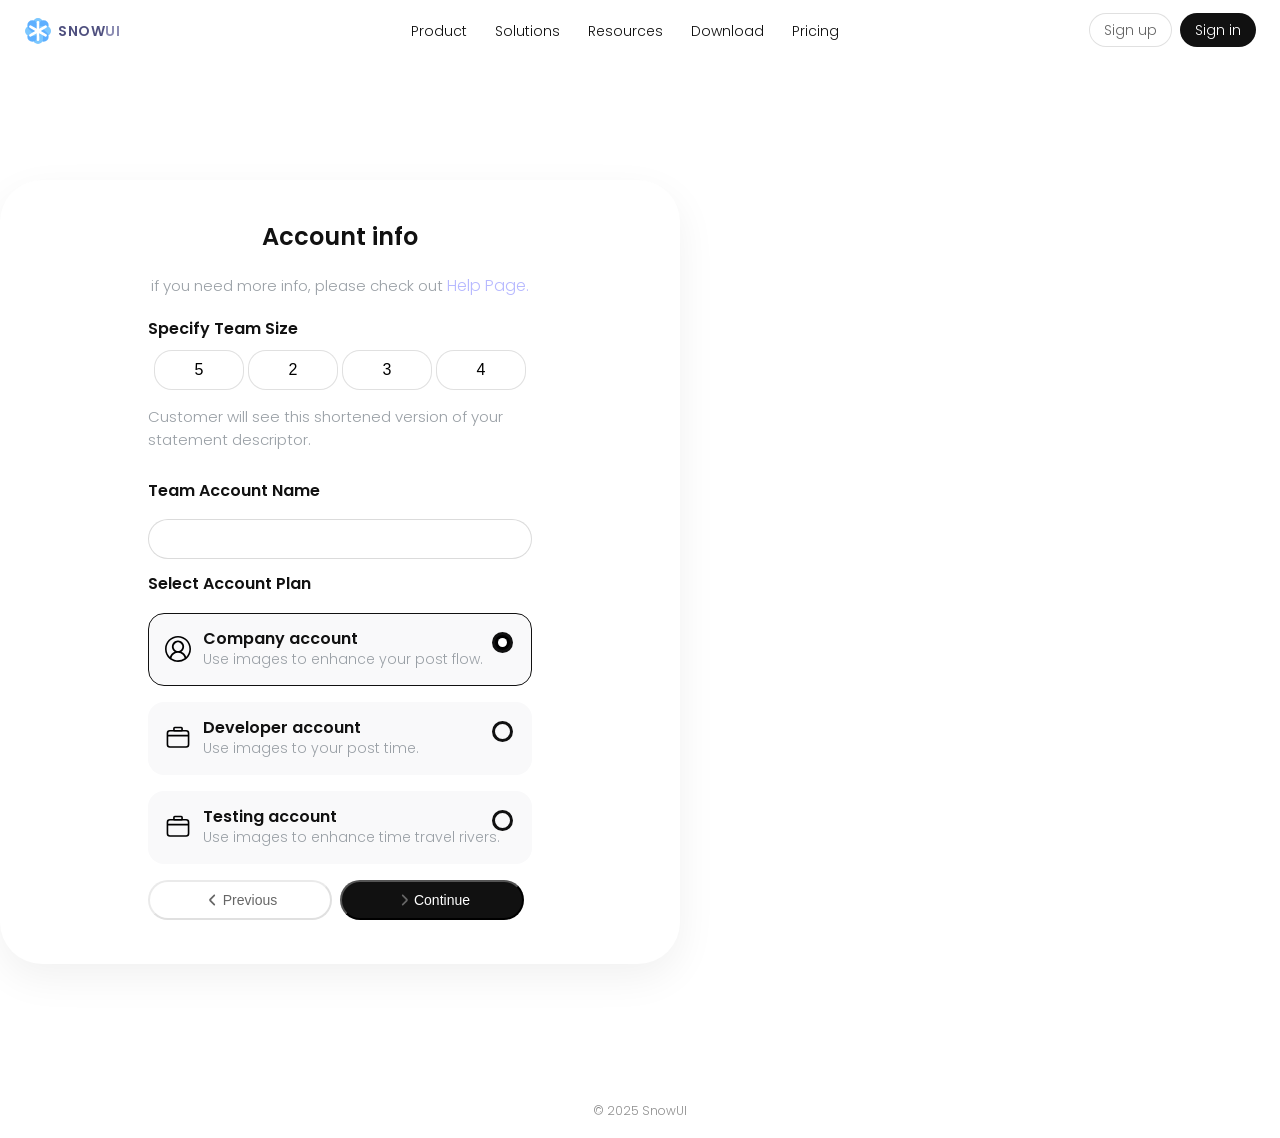
<file: pages/authentication/account-info.html>
<!DOCTYPE html>
<html lang="en">
	<head>
		<meta charset="UTF-8" />
		<meta name="viewport" content="width=device-width, initial-scale=1.0" />

		<link rel="icon" href="../../assets/icons/favicon.ico" sizes="any" />

		<link rel="stylesheet" href="../../assets/css/base.css" />
		<link rel="stylesheet" href="../../assets/css/layout.css" />
		<link rel="stylesheet" href="../../assets/css/components.css" />

		<link rel="stylesheet" href="sign.authentication.css" />

		<title>Account info</title>
	</head>
	<body>
		<div class="wrapper">
			<header>
				<nav class="header__container container" aria-label="Primary">
					<div class="logo">
						<a href="../error/404.html" class="logo__link">
							<img
								src="../../assets/img/logo.svg"
								alt="SnowUI logo"
								class="logo__img"
							/>
							<p class="logo-text">
								<span class="logo-snow">SNOW</span>
								<span class="logo-ui">UI</span>
							</p>
						</a>
					</div>

					<ul class="nav-links">
						<li><a class="nav-links__link" href="#">Product</a></li>
						<li><a class="nav-links__link" href="#">Solutions</a></li>
						<li><a class="nav-links__link" href="#">Resources</a></li>
						<li><a class="nav-links__link" href="#">Download</a></li>
						<li><a class="nav-links__link" href="#">Pricing</a></li>
					</ul>

					<div class="header-actions">
						<a class="btn btn--ghost" href="sign-up.html">Sign up</a>
						<a class="btn btn--primary" href="sign-in.html">Sign in</a>
					</div>
				</nav>
			</header>

			<main>
				<section class="system">
					<div
						class="auth__card auth__card-a"
						role="region"
						aria-label="Sign in"
					>
						<h1 class="auth__title">Account info</h1>
						<p class="setup__title-a">
							if you need more info, please check out
							<a class="auth__link" href="verification.html">Help Page.</a>
						</p>
						<form class="auth__form" action="billing-details.html">
							<div>
								<span class="acc__title acc_title-a">Specify Team Size</span>
								<input
									class="otp__input-a"
									inputmode="numeric"
									pattern="[0-9]*"
									maxlength="1"
									value="5"
									aria-label="Digit 1"
									id="1"
								/>
								<input
									class="otp__input-a"
									inputmode="numeric"
									pattern="[0-9]*"
									maxlength="1"
									aria-label="Digit 2"
									value="2"
									id="2"
								/>
								<input
									class="otp__input-a"
									inputmode="numeric"
									pattern="[0-9]*"
									maxlength="1"
									aria-label="Digit 3"
									value="3"
									id="3"
								/>
								<input
									class="otp__input-a"
									inputmode="numeric"
									pattern="[0-9]*"
									maxlength="1"
									aria-label="Digit 4"
									value="4"
									id="4"
								/>

								<p class="setup__title-a">
									Customer will see this shortened version of your statement
									descriptor.
								</p>
							</div>

							<span class="acc__title">Team Account Name</span>
							<input
								class="auth__input"
								id="text"
								name="text"
								type="text"
								placeholder=""
								autocomplete="text"
							/>

							<span class="acc__title">Select Account Plan</span>
							<input
								class="acc__control"
								type="radio"
								name="account"
								id="acc-personal"
								checked
							/>
							<label class="acc acc-input" for="acc-personal">
								<span class="acc__icon" aria-hidden="true">
									<img
										src="../../assets/img/account.svg"
										alt="account icon"
										class="acc__icon"
									/>
								</span>

								<span class="acc__text">
									<span class="acc__title">Company account</span>
									<span class="acc__sub"
										>Use images to enhance your post flow.</span
									>
								</span>

								<span class="acc__dot" aria-hidden="true"></span>
							</label>

							<input
								class="acc__control"
								type="radio"
								name="account"
								id="acc-corp"
							/>
							<label class="acc acc-input" for="acc-corp">
								<span class="acc__icon" aria-hidden="true">
									<img
										src="../../assets/img/suitcase.svg"
										alt="suitcase icons"
										class="acc__icon"
									/>
								</span>

								<span class="acc__text">
									<span class="acc__title">Developer account </span>
									<span class="acc__sub">Use images to your post time.</span>
								</span>

								<span class="acc__dot" aria-hidden="true"></span>
							</label>

							<input
								class="acc__control"
								type="radio"
								name="account"
								id="acc-testing"
							/>
							<label class="acc acc-input" for="acc-testing">
								<span class="acc__icon" aria-hidden="true">
									<img
										src="../../assets/img/suitcase.svg"
										alt="suitcase icons"
										class="acc__icon"
									/>
								</span>

								<span class="acc__text">
									<span class="acc__title">Testing account</span>
									<span class="acc__sub"
										>Use images to enhance time travel rivers.</span
									>
								</span>

								<span class="acc__dot" aria-hidden="true"></span>
							</label>

							<div class="button-account">
								<button class="button button--ghost">
									<img
										src="../../assets/img/arrow-left.svg"
										class="icon subscribe__btn-left"
										alt="arrow"
									/>Previous
								</button>
								<button class="button button--primary">
									<img
										src="../../assets/img/arrow-right.svg"
										class="icon subscribe__btn-right"
										alt="arrow"
									/>Continue
								</button>
							</div>
						</form>
					</div>
				</section>
			</main>

			<footer class="footer">
				<div class="footer__container container">
					<p class="footer__copy">&copy; 2025 SnowUI</p>
				</div>
			</footer>
		</div>
	</body>
</html>
</file>
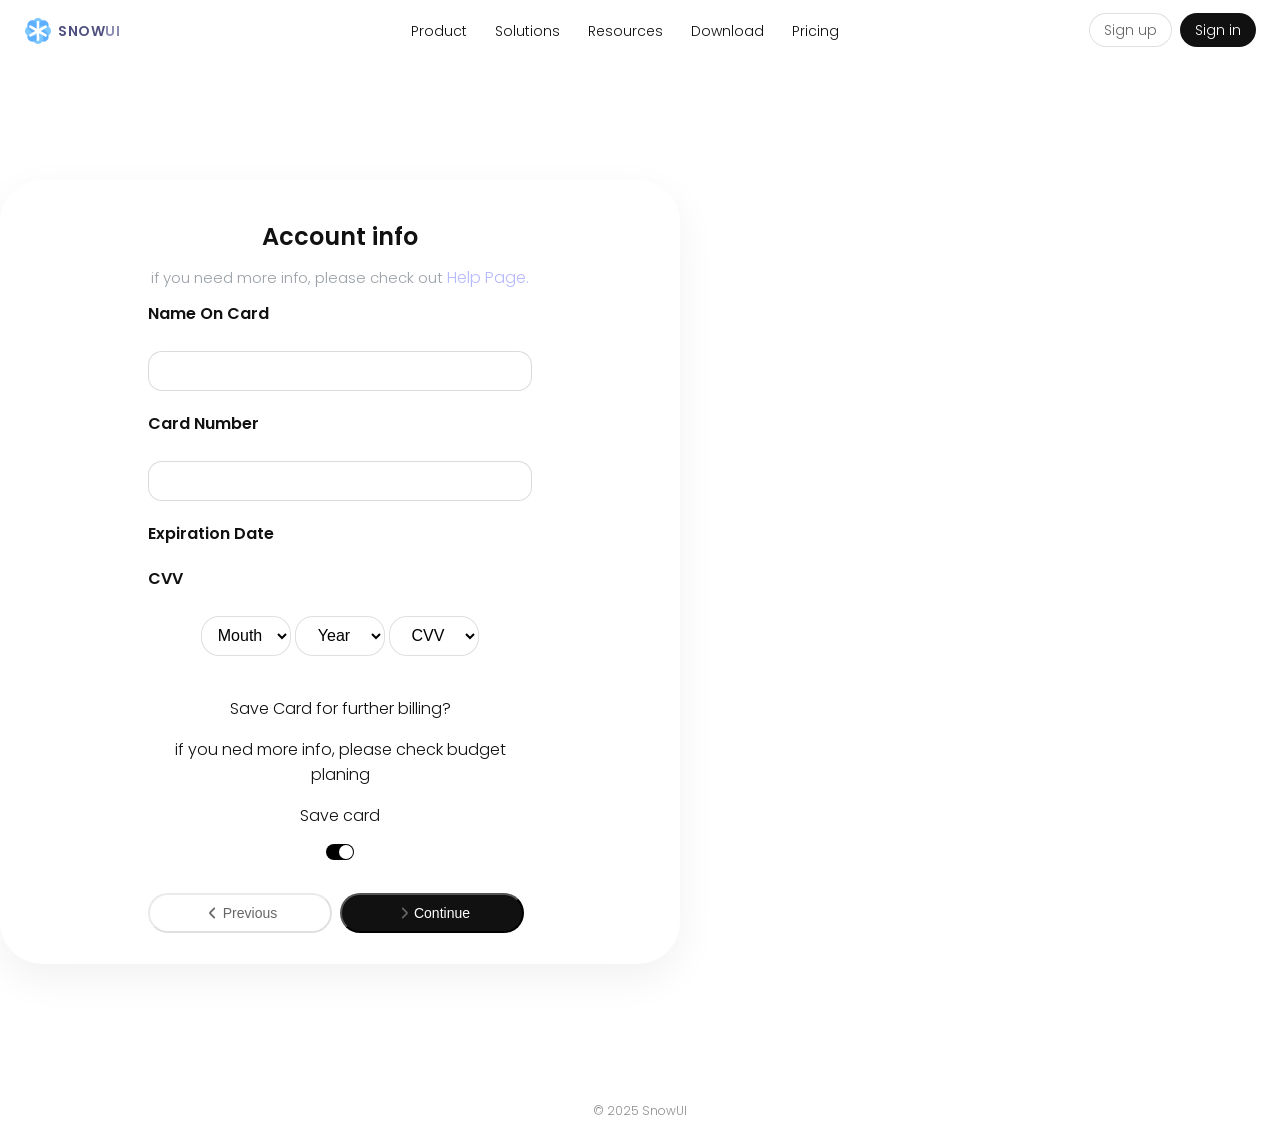
<file: pages/authentication/billing-details-card.html>
<!DOCTYPE html>
<html lang="en">
	<head>
		<meta charset="UTF-8" />
		<meta name="viewport" content="width=device-width, initial-scale=1.0" />

		<link rel="icon" href="../../assets/icons/favicon.ico" sizes="any" />

		<link rel="stylesheet" href="../../assets/css/base.css" />
		<link rel="stylesheet" href="../../assets/css/layout.css" />
		<link rel="stylesheet" href="../../assets/css/components.css" />

		<link rel="stylesheet" href="sign.authentication.css" />

		<title>Billing details card</title>
	</head>
	<body>
		<div class="wrapper">
			<header>
				<nav class="header__container container" aria-label="Primary">
					<div class="logo">
						<a href="../error/404.html" class="logo__link">
							<img
								src="../../assets/img/logo.svg"
								alt="SnowUI logo"
								class="logo__img"
							/>
							<p class="logo-text">
								<span class="logo-snow">SNOW</span>
								<span class="logo-ui">UI</span>
							</p>
						</a>
					</div>

					<ul class="nav-links">
						<li><a class="nav-links__link" href="#">Product</a></li>
						<li><a class="nav-links__link" href="#">Solutions</a></li>
						<li><a class="nav-links__link" href="#">Resources</a></li>
						<li><a class="nav-links__link" href="#">Download</a></li>
						<li><a class="nav-links__link" href="#">Pricing</a></li>
					</ul>

					<div class="header-actions">
						<a class="btn btn--ghost" href="sign-up.html">Sign up</a>
						<a class="btn btn--primary" href="sign-in.html">Sign in</a>
					</div>
				</nav>
			</header>

			<main>
				<section class="system">
					<div
						class="auth__card auth__card-a"
						role="region"
						aria-label="Sign in"
					>
						<h1 class="auth__title">Account info</h1>
						<p class="setup__title-a">
							if you need more info, please check out
							<a class="auth__link" href="verification.html">Help Page.</a>
						</p>
						<form
							class="auth__form auth__form-billing"
							action="setup-new-password.html"
						>
							<span class="acc__title">Name On Card</span>
							<input
								class="auth__input auth__input-billing"
								id="Business-Name"
								name="text"
								type="text"
								placeholder=""
								autocomplete="text"
							/>
							<span class="acc__title">Card Number</span>
							<input
								class="auth__input auth__input-billing"
								id="shortened"
								name="text"
								type="text"
								placeholder=""
								autocomplete="text"
							/>

							<span class="acc__title auth__input-billing"
								>Expiration Date</span
							>
							<span class="acc__title auth__input-billing">CVV</span>
							<div>
								<select class="otp__input-a" id="mouth">
									<option>Mouth</option>
								</select>
								<select class="otp__input-a" id="year">
									<option>Year</option>
								</select>
								<select class="otp__input-a" id="cvv">
									<option>CVV</option>
								</select>
							</div>

							<div>
								<p>Save Card for further billing?</p>
								<p>if you ned more info, please check budget planing</p>
								<p>Save card</p>
								<label class="switch">
									<input type="checkbox" checked />
									<span class="slider round"></span>
								</label>
							</div>

							<div class="button-account" action="#">
								<button class="button button--ghost">
									<img
										src="../../assets/img/arrow-left.svg"
										class="icon subscribe__btn-left"
										alt="arrow"
									/>Previous
								</button>
								<button class="button button--primary">
									<img
										src="../../assets/img/arrow-right.svg"
										class="icon subscribe__btn-right"
										alt="arrow"
									/>Continue
								</button>
							</div>
						</form>
					</div>
				</section>
			</main>

			<footer class="footer">
				<div class="footer__container container">
					<p class="footer__copy">&copy; 2025 SnowUI</p>
				</div>
			</footer>
		</div>
	</body>
</html>
</file>
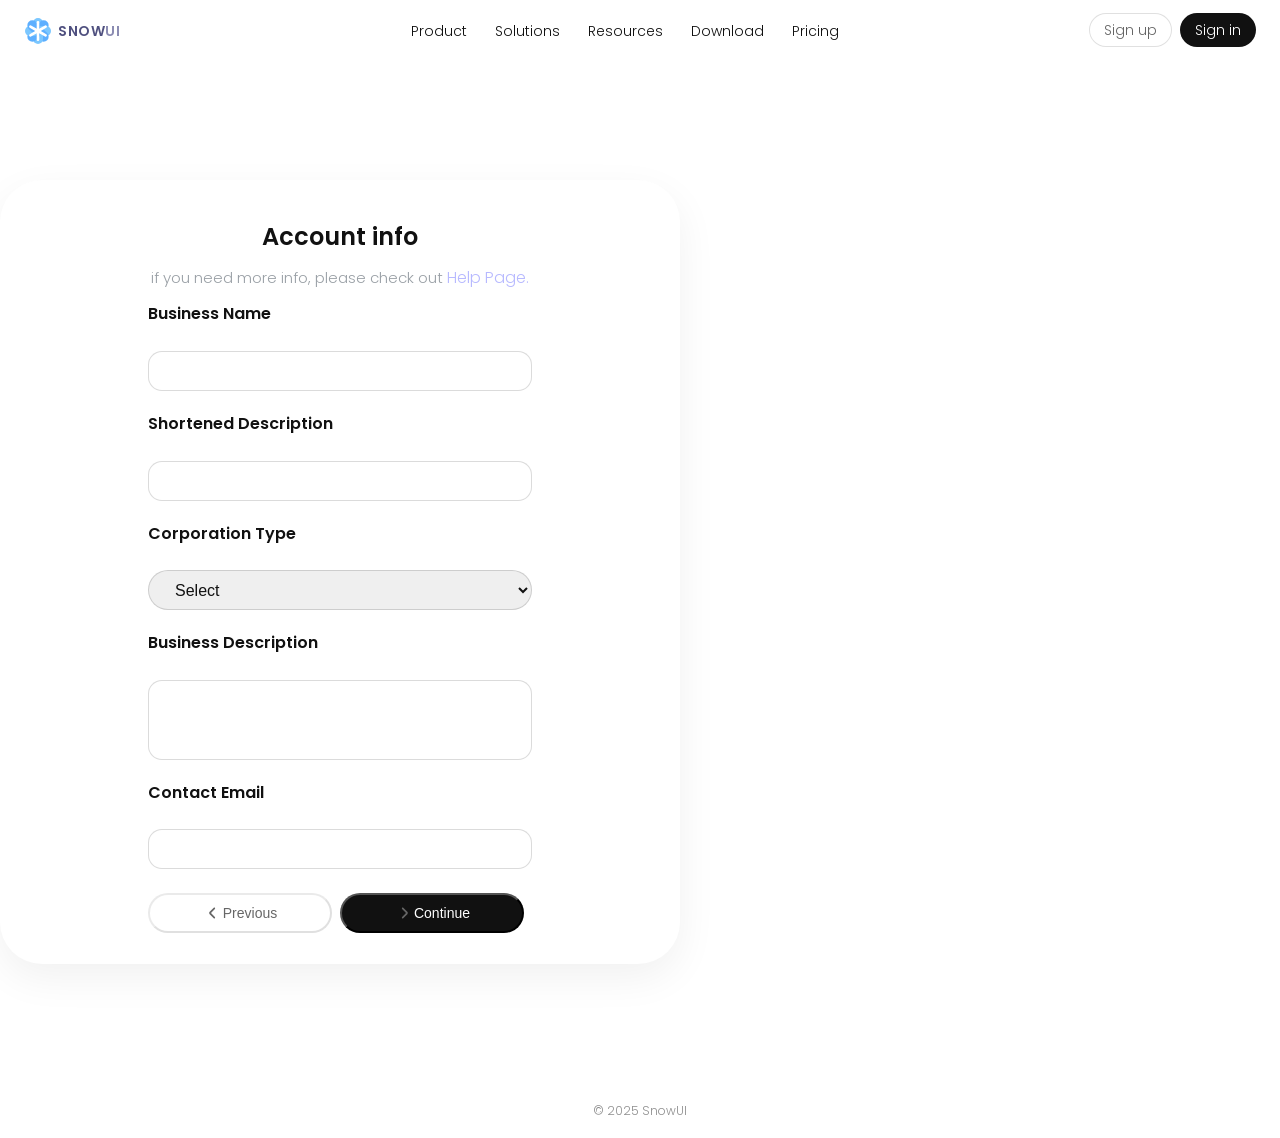
<file: pages/authentication/billing-details.html>
<!DOCTYPE html>
<html lang="en">
	<head>
		<meta charset="UTF-8" />
		<meta name="viewport" content="width=device-width, initial-scale=1.0" />

		<link rel="icon" href="../../assets/icons/favicon.ico" sizes="any" />

		<link rel="stylesheet" href="../../assets/css/base.css" />
		<link rel="stylesheet" href="../../assets/css/layout.css" />
		<link rel="stylesheet" href="../../assets/css/components.css" />

		<link rel="stylesheet" href="sign.authentication.css" />

		<title>Billing details</title>
	</head>
	<body>
		<div class="wrapper">
			<header>
				<nav class="header__container container" aria-label="Primary">
					<div class="logo">
						<a href="../error/404.html" class="logo__link">
							<img
								src="../../assets/img/logo.svg"
								alt="SnowUI logo"
								class="logo__img"
							/>
							<p class="logo-text">
								<span class="logo-snow">SNOW</span>
								<span class="logo-ui">UI</span>
							</p>
						</a>
					</div>

					<ul class="nav-links">
						<li><a class="nav-links__link" href="#">Product</a></li>
						<li><a class="nav-links__link" href="#">Solutions</a></li>
						<li><a class="nav-links__link" href="#">Resources</a></li>
						<li><a class="nav-links__link" href="#">Download</a></li>
						<li><a class="nav-links__link" href="#">Pricing</a></li>
					</ul>

					<div class="header-actions">
						<a class="btn btn--ghost" href="sign-up.html">Sign up</a>
						<a class="btn btn--primary" href="sign-in.html">Sign in</a>
					</div>
				</nav>
			</header>

			<main>
				<section class="system">
					<div
						class="auth__card auth__card-a"
						role="region"
						aria-label="Sign in"
					>
						<h1 class="auth__title">Account info</h1>
						<p class="setup__title-a">
							if you need more info, please check out
							<a class="auth__link" href="verification.html">Help Page.</a>
						</p>
						<form
							class="auth__form auth__form-billing"
							action="billing-details-card.html"
						>
							<span class="acc__title">Business Name</span>
							<input
								class="auth__input auth__input-billing"
								id="Business-Name"
								name="text"
								type="text"
								placeholder=""
								autocomplete="text"
							/>
							<span class="acc__title">Shortened Description</span>
							<input
								class="auth__input auth__input-billing"
								id="shortened"
								name="text"
								type="text"
								placeholder=""
								autocomplete="text"
							/>
							<span class="acc__title auth__input-billing"
								>Corporation Type</span
							>
							<select class="auth__input" id="select">
								<option value="Select">Select</option>
								<option value="Select 2">Select 2</option>
								<option value="Select 3">Select 3</option>
							</select>
							<span class="acc__title">Business Description</span>
							<input
								class="auth__input acc_input-billing"
								id="description"
								name="description"
								type="description"
								placeholder=""
								autocomplete="description"
							/>
							<span class="acc__title">Contact Email</span>
							<input
								class="auth__input auth__input-billing"
								id="email"
								name="email"
								type="email"
								placeholder=""
								autocomplete="email"
							/>

							<div class="button-account" action="#">
								<button class="button button--ghost">
									<img
										src="../../assets/img/arrow-left.svg"
										class="icon subscribe__btn-left"
										alt="arrow"
									/>Previous
								</button>
								<button class="button button--primary">
									<img
										src="../../assets/img/arrow-right.svg"
										class="icon subscribe__btn-right"
										alt="arrow"
									/>Continue
								</button>
							</div>
						</form>
					</div>
				</section>
			</main>

			<footer class="footer">
				<div class="footer__container container">
					<p class="footer__copy">&copy; 2025 SnowUI</p>
				</div>
			</footer>
		</div>
	</body>
</html>
</file>
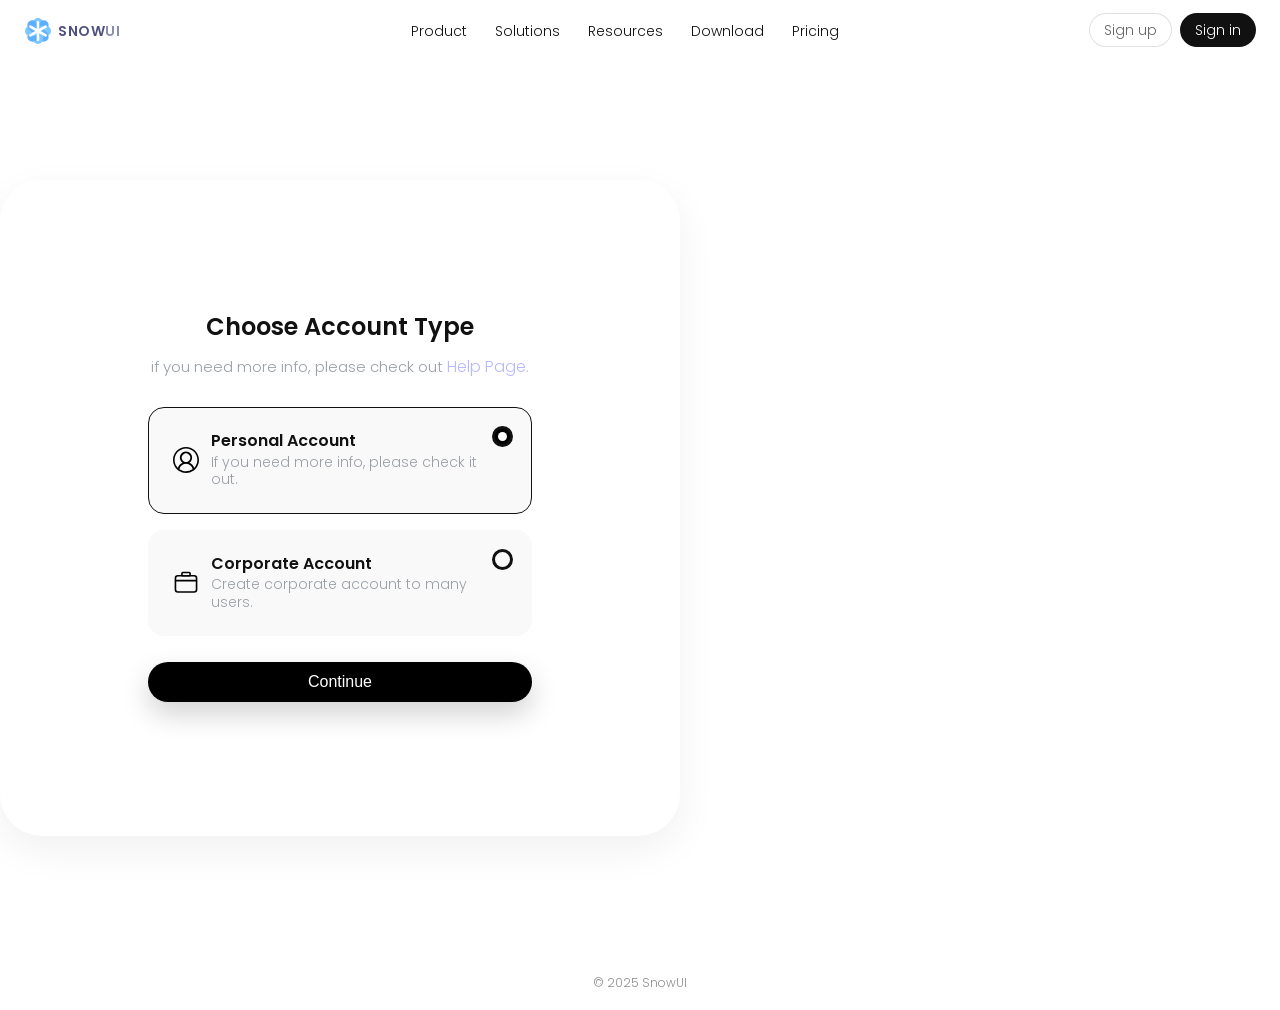
<file: pages/authentication/choose-account-type.html>
<!DOCTYPE html>
<html lang="en">
	<head>
		<meta charset="UTF-8" />
		<meta name="viewport" content="width=device-width, initial-scale=1.0" />

		<link rel="icon" href="../../assets/icons/favicon.ico" sizes="any" />

		<link rel="stylesheet" href="../../assets/css/base.css" />
		<link rel="stylesheet" href="../../assets/css/layout.css" />
		<link rel="stylesheet" href="../../assets/css/components.css" />

		<link rel="stylesheet" href="sign.authentication.css" />

		<title>choose account type</title>
	</head>
	<body>
		<div class="wrapper">
			<header>
				<nav class="header__container container" aria-label="Primary">
					<div class="logo">
						<a href="../error/404.html" class="logo__link">
							<img
								src="../../assets/img/logo.svg"
								alt="SnowUI logo"
								class="logo__img"
							/>
							<p class="logo-text">
								<span class="logo-snow">SNOW</span>
								<span class="logo-ui">UI</span>
							</p>
						</a>
					</div>

					<ul class="nav-links">
						<li><a class="nav-links__link" href="#">Product</a></li>
						<li><a class="nav-links__link" href="#">Solutions</a></li>
						<li><a class="nav-links__link" href="#">Resources</a></li>
						<li><a class="nav-links__link" href="#">Download</a></li>
						<li><a class="nav-links__link" href="#">Pricing</a></li>
					</ul>

					<div class="header-actions">
						<a class="btn btn--ghost" href="sign-up.html">Sign up</a>
						<a class="btn btn--primary" href="sign-in.html">Sign in</a>
					</div>
				</nav>
			</header>

			<main>
				<section class="system">
					<div class="auth__card" role="region" aria-label="Sign in">
						<h1 class="auth__title">Choose Account Type</h1>
						<p class="setup__title">
							if you need more info, please check out
							<a class="auth__link" href="verification.html">Help Page.</a>
						</p>

						<form class="auth__form" action="account-info.html">
							<input
								class="acc__control"
								type="radio"
								name="account"
								id="acc-personal"
								checked
							/>
							<label class="acc" for="acc-personal">
								<span class="acc__icon" aria-hidden="true">
									<img
										src="../../assets/img/account.svg"
										alt="account icon"
										class="acc__icon"
									/>
								</span>

								<span class="acc__text">
									<span class="acc__title">Personal Account</span>
									<span class="acc__sub"
										>If you need more info, please check it out.</span
									>
								</span>

								<span class="acc__dot" aria-hidden="true"></span>
							</label>

							<input
								class="acc__control"
								type="radio"
								name="account"
								id="acc-corp"
							/>
							<label class="acc" for="acc-corp">
								<span class="acc__icon" aria-hidden="true">
									<!-- svg briefcase -->
									<img
										src="../../assets/img/suitcase.svg"
										alt="suitcase icons"
										class="acc__icon"
									/>
								</span>

								<span class="acc__text">
									<span class="acc__title">Corporate Account</span>
									<span class="acc__sub"
										>Create corporate account to many users.</span
									>
								</span>

								<span class="acc__dot" aria-hidden="true"></span>
							</label>

							<button class="auth__submit" type="submit">Continue</button>
						</form>
					</div>
				</section>
			</main>

			<footer class="footer">
				<div class="footer__container container">
					<p class="footer__copy">&copy; 2025 SnowUI</p>
				</div>
			</footer>
		</div>
	</body>
</html>
</file>
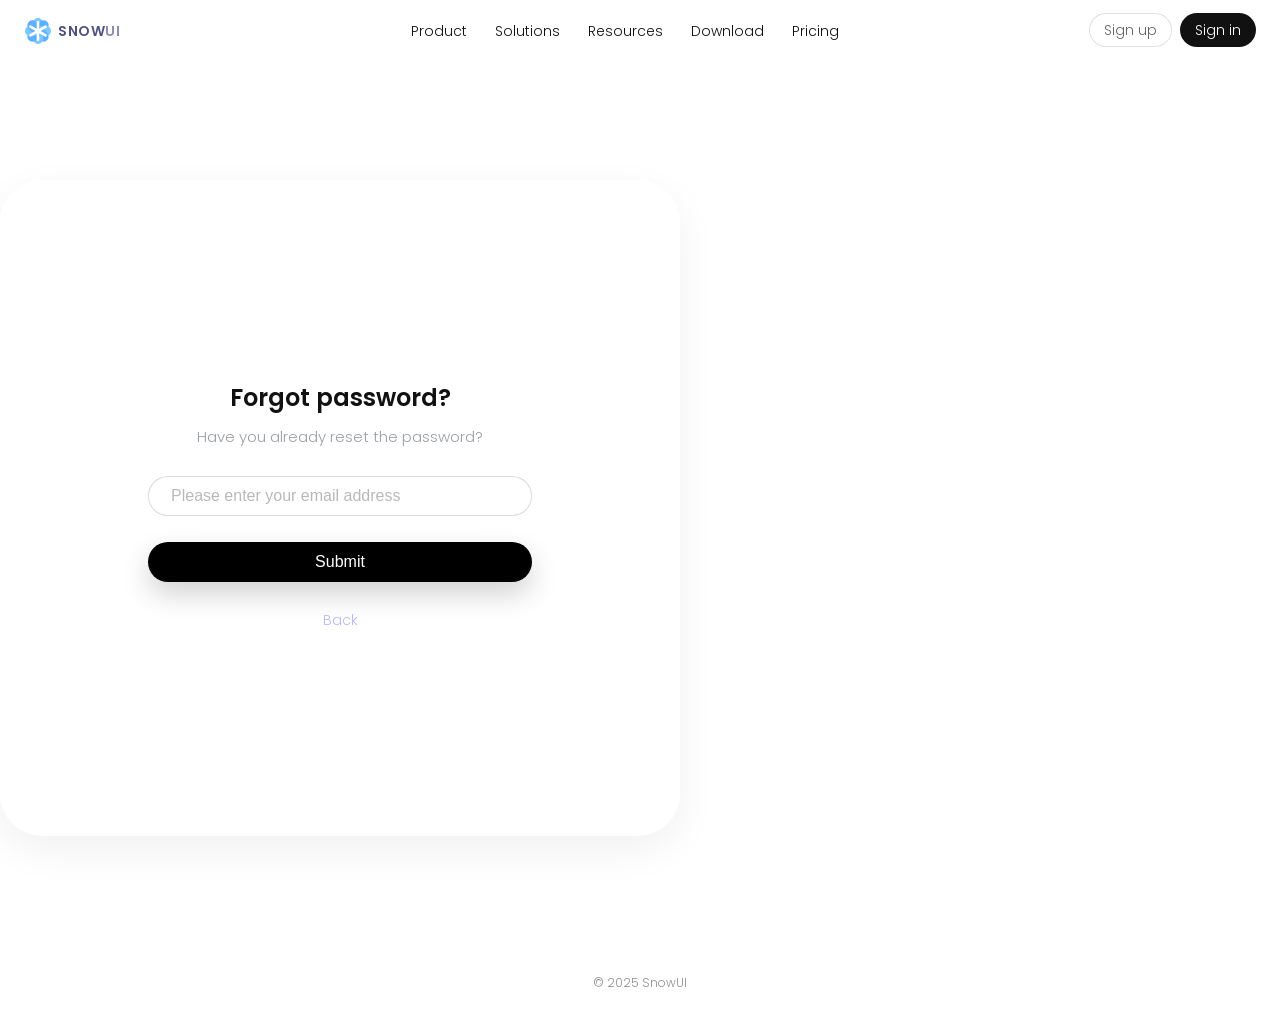
<file: pages/authentication/forgot-password.html>
<!DOCTYPE html>
<html lang="en">
	<head>
		<meta charset="UTF-8" />
		<meta name="viewport" content="width=device-width, initial-scale=1.0" />

		<link rel="icon" href="../../assets/icons/favicon.ico" sizes="any" />

		<link rel="stylesheet" href="../../assets/css/base.css" />
		<link rel="stylesheet" href="../../assets/css/layout.css" />
		<link rel="stylesheet" href="../../assets/css/components.css" />

		<link rel="stylesheet" href="sign.authentication.css" />

		<title>Forgot password</title>
	</head>
	<body>
		<div class="wrapper">
			<header>
				<nav class="header__container container" aria-label="Primary">
					<div class="logo">
						<a href="../error/404.html" class="logo__link">
							<img
								src="../../assets/img/logo.svg"
								alt="SnowUI logo"
								class="logo__img"
							/>
							<p class="logo-text">
								<span class="logo-snow">SNOW</span>
								<span class="logo-ui">UI</span>
							</p>
						</a>
					</div>

					<ul class="nav-links">
						<li><a class="nav-links__link" href="#">Product</a></li>
						<li><a class="nav-links__link" href="#">Solutions</a></li>
						<li><a class="nav-links__link" href="#">Resources</a></li>
						<li><a class="nav-links__link" href="#">Download</a></li>
						<li><a class="nav-links__link" href="#">Pricing</a></li>
					</ul>

					<div class="header-actions">
						<a class="btn btn--ghost" href="sign-up.html">Sign up</a>
						<a class="btn btn--primary" href="sign-in.html">Sign in</a>
					</div>
				</nav>
			</header>

			<main>
				<section class="system">
					<div class="auth__card" role="region" aria-label="Sign in">
						<h1 class="auth__title">Forgot password?</h1>
						<p class="setup__title">Have you already reset the password?</p>

						<form class="auth__form" action="verification.html">
							<input
								class="auth__input"
								id="email"
								name="email"
								type="email"
								placeholder="Please enter your email address"
								autocomplete="email"
							/>
							<button class="auth__submit" type="submit">Submit</button>
							<a class="auth__link-forgot" href="sign-in.html">Back</a>
						</form>
					</div>
				</section>
			</main>

			<footer class="footer">
				<div class="footer__container container">
					<p class="footer__copy">&copy; 2025 SnowUI</p>
				</div>
			</footer>
		</div>
	</body>
</html>
</file>
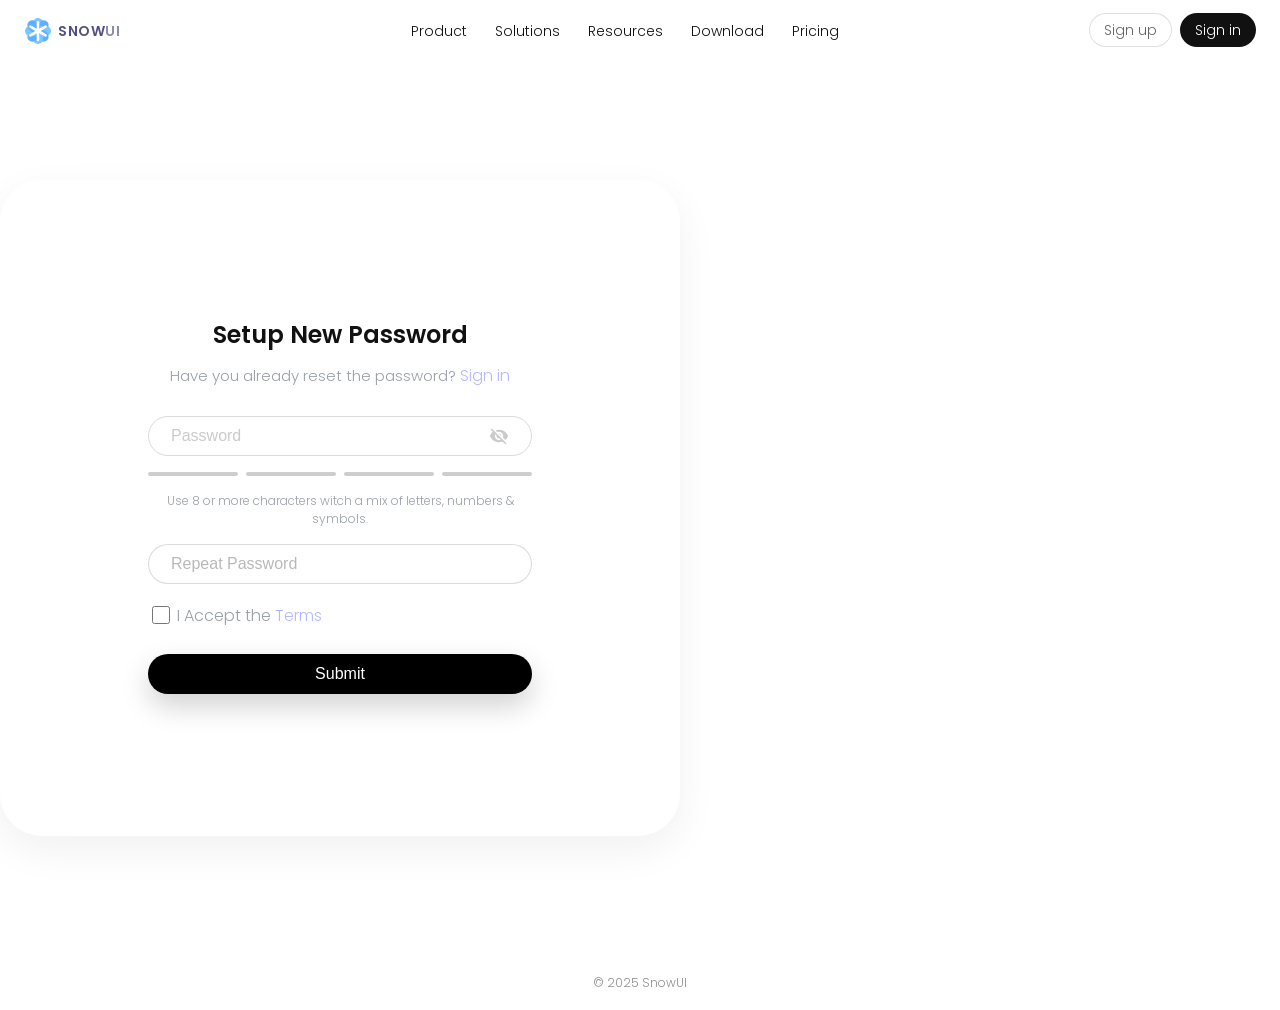
<file: pages/authentication/setup-new-password.html>
<!DOCTYPE html>
<html lang="en">
	<head>
		<meta charset="UTF-8" />
		<meta name="viewport" content="width=device-width, initial-scale=1.0" />

		<link rel="icon" href="../../assets/icons/favicon.ico" sizes="any" />

		<link rel="stylesheet" href="../../assets/css/base.css" />
		<link rel="stylesheet" href="../../assets/css/layout.css" />
		<link rel="stylesheet" href="../../assets/css/components.css" />

		<link rel="stylesheet" href="sign.authentication.css" />

		<title>Sign Up</title>
	</head>
	<body>
		<div class="wrapper">
			<header>
				<nav class="header__container container" aria-label="Primary">
					<div class="logo">
						<a href="../error/404.html" class="logo__link">
							<img
								src="../../assets/img/logo.svg"
								alt="SnowUI logo"
								class="logo__img"
							/>
							<p class="logo-text">
								<span class="logo-snow">SNOW</span>
								<span class="logo-ui">UI</span>
							</p>
						</a>
					</div>

					<ul class="nav-links">
						<li><a class="nav-links__link" href="#">Product</a></li>
						<li><a class="nav-links__link" href="#">Solutions</a></li>
						<li><a class="nav-links__link" href="#">Resources</a></li>
						<li><a class="nav-links__link" href="#">Download</a></li>
						<li><a class="nav-links__link" href="#">Pricing</a></li>
					</ul>

					<div class="header-actions">
						<a class="btn btn--ghost" href="sign-up.html">Sign up</a>
						<a class="btn btn--primary" href="sign-in.html">Sign in</a>
					</div>
				</nav>
			</header>

			<main>
				<section class="system">
					<div class="auth__card" role="region" aria-label="Sign in">
						<h1 class="auth__title">Setup New Password</h1>
						<p class="setup__title">
							Have you already reset the password?
							<a class="auth__link" href="verification.html">Sign in</a>
						</p>

						<form class="auth__form" action="sign-in.html">
							<div class="auth__input">
								<input
									id="password"
									name="password"
									class="subscribe__input"
									type="password"
									placeholder="Password"
									autocomplete="current-password"
								/>

								<button class="subscribe__btn" type="submit" id="hide-password">
									<img
										class="icon"
										src="../../assets/img/button-eyes.svg"
										alt="hide password"
									/>
								</button>
							</div>

							<div class="skeleton-row" aria-hidden="true">
								<span class="skeleton-pill"></span>
								<span class="skeleton-pill"></span>
								<span class="skeleton-pill"></span>
								<span class="skeleton-pill"></span>
							</div>

							<p class="auth__p">
								Use 8 or more characters witch a mix of letters, numbers &
								symbols.
							</p>

							<input
								class="auth__input"
								id="repeat__password"
								name="password"
								type="password"
								placeholder="Repeat Password"
								autocomplete="current-password"
							/>
							<p class="auth__check">
								<input type="checkbox" class="checkbox" />
								I Accept the
								<a class="auth__link" href="#">Terms</a>
							</p>

							<button class="auth__submit" type="submit">Submit</button>
						</form>
					</div>
				</section>
			</main>

			<footer class="footer">
				<div class="footer__container container">
					<p class="footer__copy">&copy; 2025 SnowUI</p>
				</div>
			</footer>
		</div>
	</body>
</html>
</file>
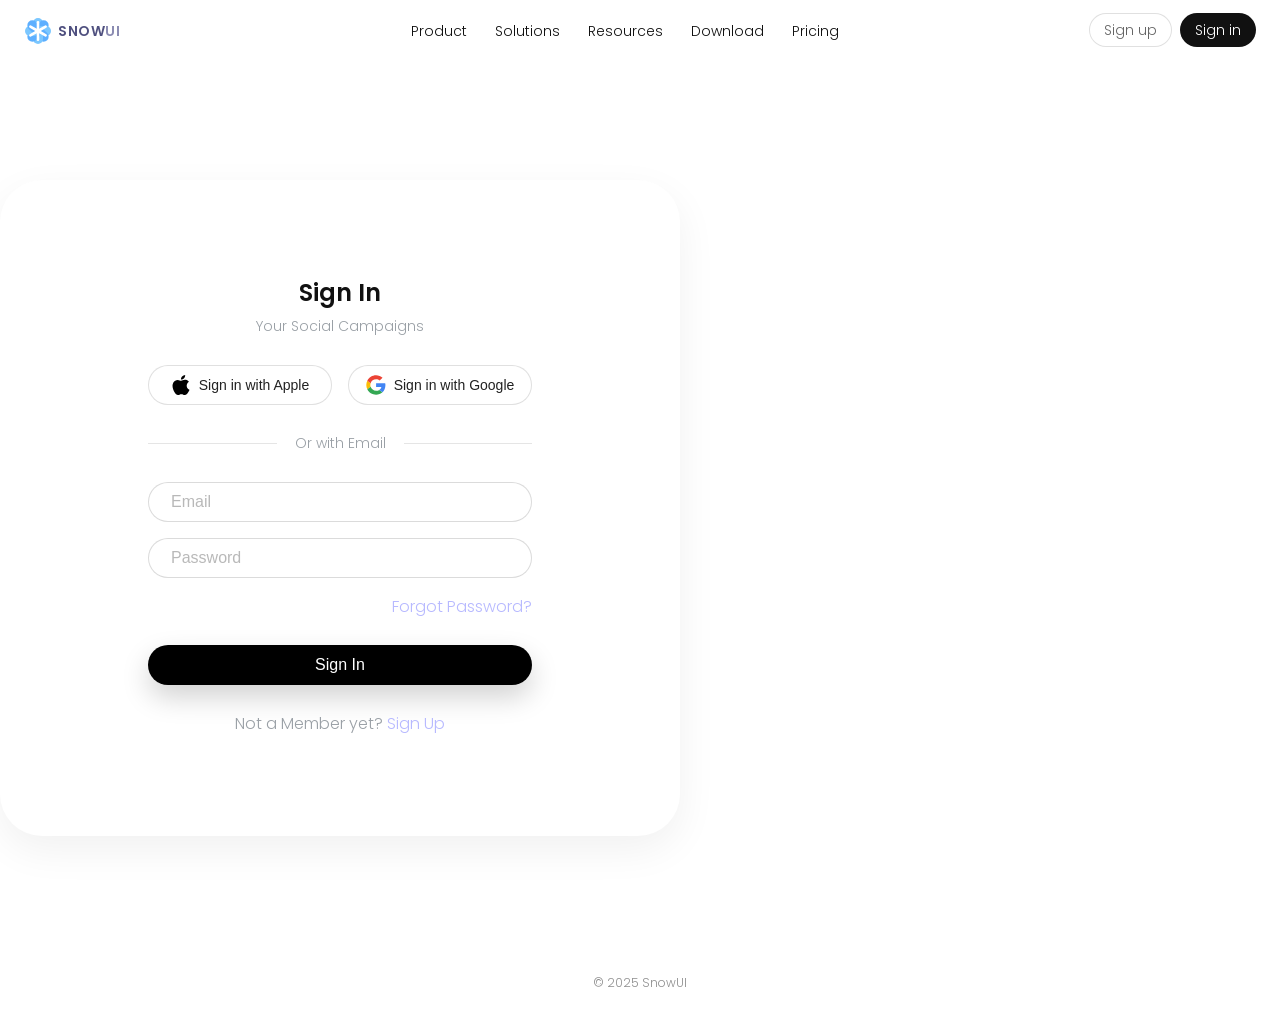
<file: pages/authentication/sign-in.html>
<!DOCTYPE html>
<html lang="en">
	<head>
		<meta charset="UTF-8" />
		<meta name="viewport" content="width=device-width, initial-scale=1.0" />

		<link rel="icon" href="../../assets/icons/favicon.ico" sizes="any" />

		<link rel="stylesheet" href="../../assets/css/base.css" />
		<link rel="stylesheet" href="../../assets/css/layout.css" />
		<link rel="stylesheet" href="../../assets/css/components.css" />

		<link rel="stylesheet" href="sign.authentication.css" />

		<title>Sign In</title>
	</head>

	<body>
		<div class="wrapper">
			<header>
				<nav class="header__container container" aria-label="Primary">
					<div class="logo">
						<a href="../error/404.html" class="logo__link">
							<img
								src="../../assets/img/logo.svg"
								alt="SnowUI logo"
								class="logo__img"
							/>
							<p class="logo-text">
								<span class="logo-snow">SNOW</span>
								<span class="logo-ui">UI</span>
							</p>
						</a>
					</div>

					<ul class="nav-links">
						<li><a class="nav-links__link" href="#">Product</a></li>
						<li><a class="nav-links__link" href="#">Solutions</a></li>
						<li><a class="nav-links__link" href="#">Resources</a></li>
						<li><a class="nav-links__link" href="#">Download</a></li>
						<li><a class="nav-links__link" href="#">Pricing</a></li>
					</ul>

					<div class="header-actions">
						<a class="btn btn--ghost" href="sign-up.html">Sign up</a>
						<a class="btn btn--primary" href="#">Sign in</a>
					</div>
				</nav>
			</header>

			<main>
				<section class="system">
					<div class="auth__card" role="region" aria-label="Sign in">
						<h1 class="auth__title">Sign In</h1>
						<p class="auth__subtitle">Your Social Campaigns</p>

						<div class="auth__social">
							<button class="auth__socialBtn" type="button">
								<img
									src="../../assets/img/apple.svg"
									class="icon"
									alt="icon apple"
								/>
								<span>Sign in with Apple</span>
							</button>

							<button class="auth__socialBtn" type="button">
								<img
									src="../../assets/img/google.svg"
									class="icon"
									alt="icon google"
								/>
								<span>Sign in with Google</span>
							</button>
						</div>

						<div
							class="auth__divider"
							role="separator"
							aria-label="Or with Email"
						>
							<span class="auth__dividerLine"></span>
							<span class="auth__dividerText">Or with Email</span>
							<span class="auth__dividerLine"></span>
						</div>

						<form class="auth__form" action="choose-account-type.html">
							<input
								class="auth__input"
								id="email"
								name="email"
								type="email"
								placeholder="Email"
								autocomplete="email"
							/>

							<input
								class="auth__input"
								id="password"
								name="password"
								type="password"
								placeholder="Password"
								autocomplete="current-password"
							/>

							<a class="auth__link" href="forgot-password.html"
								>Forgot Password?</a
							>

							<button class="auth__submit" type="submit">Sign In</button>
						</form>

						<p class="auth__foot">
							Not a Member yet?
							<a class="auth__link auth__link--primary" href="sign-up.html"
								>Sign Up</a
							>
						</p>
					</div>
				</section>
			</main>

			<footer class="footer">
				<div class="footer__container container">
					<p class="footer__copy">&copy; 2025 SnowUI</p>
				</div>
			</footer>
		</div>
	</body>
</html>
</file>
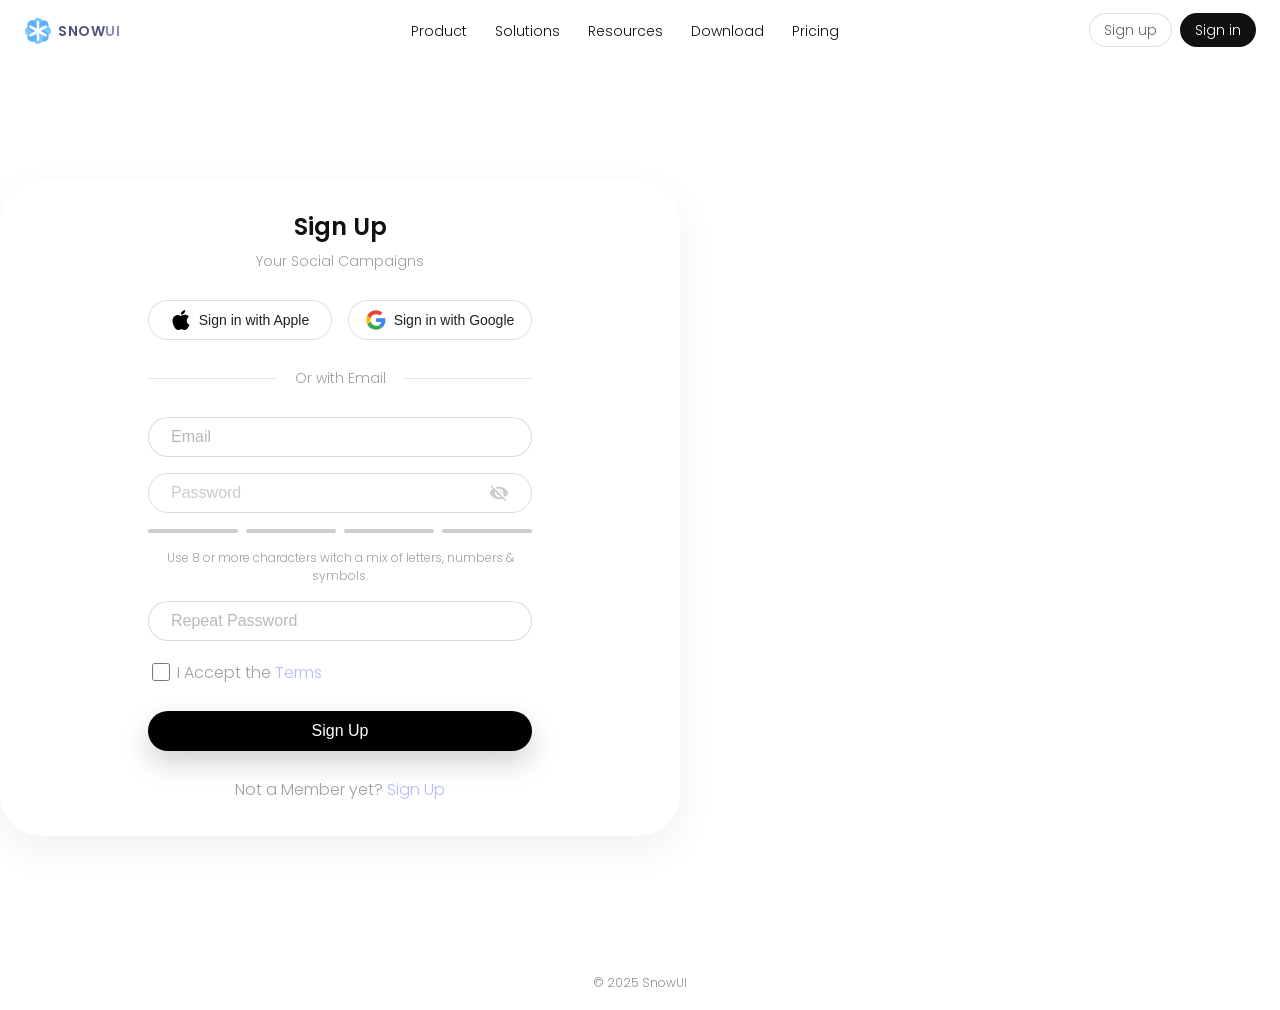
<file: pages/authentication/sign-up.html>
<!DOCTYPE html>
<html lang="en">
	<head>
		<meta charset="UTF-8" />
		<meta name="viewport" content="width=device-width, initial-scale=1.0" />

		<link rel="icon" href="../../assets/icons/favicon.ico" sizes="any" />

		<link rel="stylesheet" href="../../assets/css/base.css" />
		<link rel="stylesheet" href="../../assets/css/layout.css" />
		<link rel="stylesheet" href="../../assets/css/components.css" />

		<link rel="stylesheet" href="sign.authentication.css" />

		<title>Sign Up</title>
	</head>
	<body>
		<div class="wrapper">
			<header>
				<nav class="header__container container" aria-label="Primary">
					<div class="logo">
						<a href="../error/404.html" class="logo__link">
							<img
								src="../../assets/img/logo.svg"
								alt="SnowUI logo"
								class="logo__img"
							/>
							<p class="logo-text">
								<span class="logo-snow">SNOW</span>
								<span class="logo-ui">UI</span>
							</p>
						</a>
					</div>

					<ul class="nav-links">
						<li><a class="nav-links__link" href="#">Product</a></li>
						<li><a class="nav-links__link" href="#">Solutions</a></li>
						<li><a class="nav-links__link" href="#">Resources</a></li>
						<li><a class="nav-links__link" href="#">Download</a></li>
						<li><a class="nav-links__link" href="#">Pricing</a></li>
					</ul>

					<div class="header-actions">
						<a class="btn btn--ghost" href="#">Sign up</a>
						<a class="btn btn--primary" href="sign-in.html">Sign in</a>
					</div>
				</nav>
			</header>

			<main>
				<section class="system">
					<div class="auth__card" role="region" aria-label="Sign in">
						<h1 class="auth__title">Sign Up</h1>
						<p class="auth__subtitle">Your Social Campaigns</p>

						<div class="auth__social">
							<button class="auth__socialBtn" type="button">
								<img
									src="../../assets/img/apple.svg"
									class="icon"
									alt="icon apple"
								/>
								<span>Sign in with Apple</span>
							</button>

							<button class="auth__socialBtn" type="button">
								<img
									src="../../assets/img/google.svg"
									class="icon"
									alt="icon google"
								/>
								<span>Sign in with Google</span>
							</button>
						</div>

						<div
							class="auth__divider"
							role="separator"
							aria-label="Or with Email"
						>
							<span class="auth__dividerLine"></span>
							<span class="auth__dividerText">Or with Email</span>
							<span class="auth__dividerLine"></span>
						</div>

						<div class="auth__form" action="#">
							<input
								class="auth__input"
								id="email"
								name="email"
								type="email"
								placeholder="Email"
								autocomplete="email"
							/>

							<form class="auth__input">
								<input
									id="password"
									name="password"
									class="subscribe__input"
									type="password"
									placeholder="Password"
									autocomplete="current-password"
								/>

								<button class="subscribe__btn" type="submit" id="hide-password">
									<img
										class="icon"
										src="../../assets/img/button-eyes.svg"
										alt="hide password"
									/>
								</button>
							</form>

							<div class="skeleton-row" aria-hidden="true">
								<span class="skeleton-pill"></span>
								<span class="skeleton-pill"></span>
								<span class="skeleton-pill"></span>
								<span class="skeleton-pill"></span>
							</div>

							<p class="auth__p">
								Use 8 or more characters witch a mix of letters, numbers &
								symbols.
							</p>

							<input
								class="auth__input"
								id="repeat__password"
								name="password"
								type="password"
								placeholder="Repeat Password"
								autocomplete="current-password"
							/>
							<p class="auth__check">
								<input type="checkbox" class="checkbox" />
								I Accept the
								<a class="auth__link" href="#">Terms</a>
							</p>

							<button class="auth__submit" type="submit">Sign Up</button>
						</div>

						<p class="auth__foot">
							Not a Member yet?
							<a class="auth__link" href="#">Sign Up</a>
						</p>
					</div>
				</section>
			</main>

			<footer class="footer">
				<div class="footer__container container">
					<p class="footer__copy">&copy; 2025 SnowUI</p>
				</div>
			</footer>
		</div>
	</body>
</html>
</file>
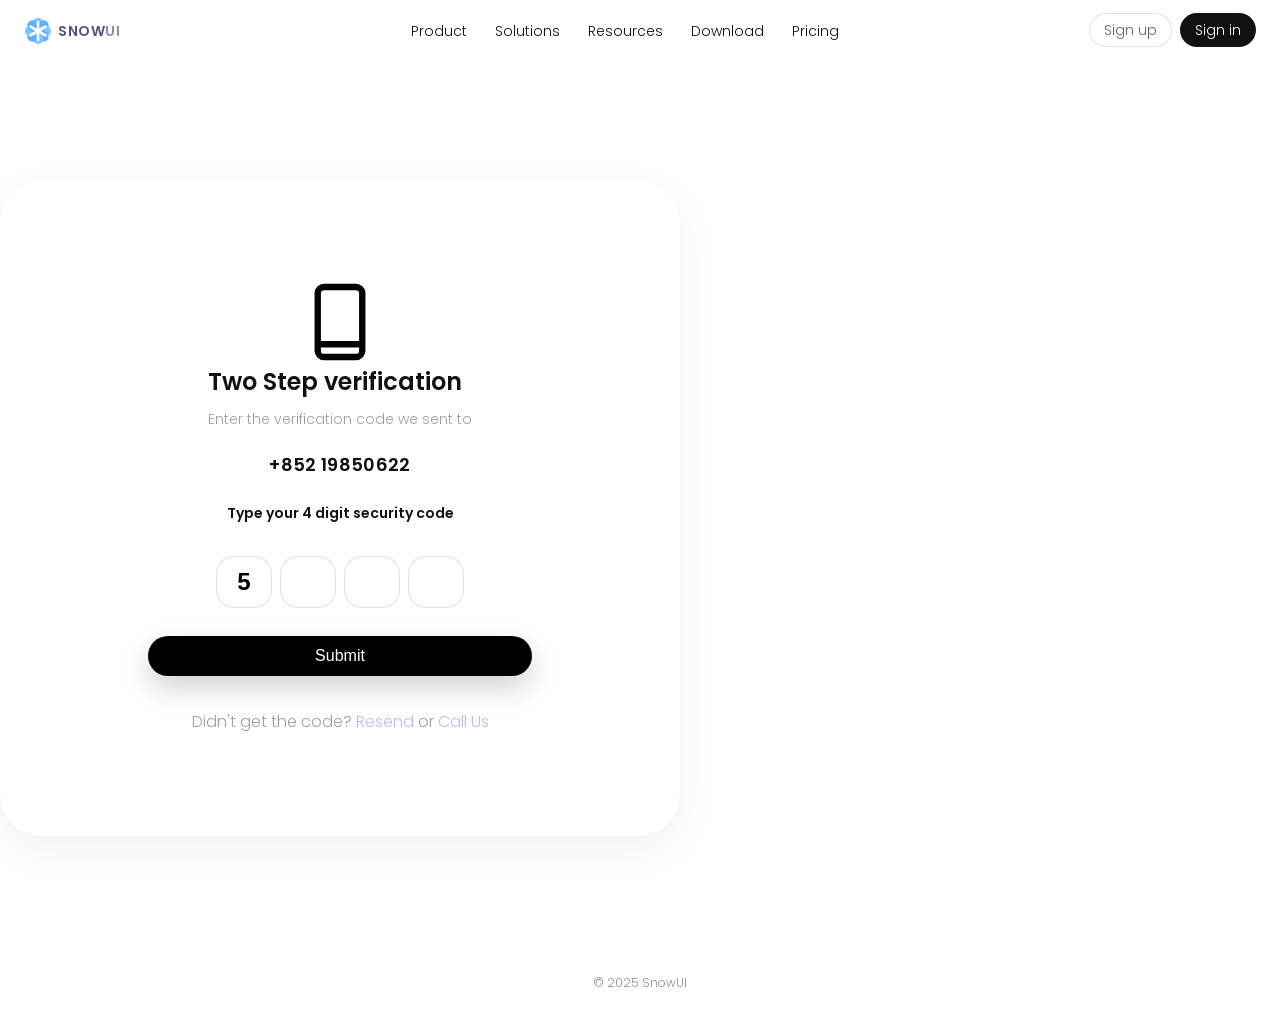
<file: pages/authentication/verification.html>
<!DOCTYPE html>
<html lang="en">
	<head>
		<meta charset="UTF-8" />
		<meta name="viewport" content="width=device-width, initial-scale=1.0" />

		<link rel="icon" href="../../assets/icons/favicon.ico" sizes="any" />

		<link rel="stylesheet" href="../../assets/css/base.css" />
		<link rel="stylesheet" href="../../assets/css/layout.css" />
		<link rel="stylesheet" href="../../assets/css/components.css" />

		<link rel="stylesheet" href="sign.authentication.css" />

		<title>Verification</title>
	</head>
	<body>
		<div class="wrapper">
			<header>
				<nav class="header__container container" aria-label="Primary">
					<div class="logo">
						<a href="../error/404.html" class="logo__link">
							<img
								src="../../assets/img/logo.svg"
								alt="SnowUI logo"
								class="logo__img"
							/>
							<p class="logo-text">
								<span class="logo-snow">SNOW</span>
								<span class="logo-ui">UI</span>
							</p>
						</a>
					</div>

					<ul class="nav-links">
						<li><a class="nav-links__link" href="#">Product</a></li>
						<li><a class="nav-links__link" href="#">Solutions</a></li>
						<li><a class="nav-links__link" href="#">Resources</a></li>
						<li><a class="nav-links__link" href="#">Download</a></li>
						<li><a class="nav-links__link" href="#">Pricing</a></li>
					</ul>

					<div class="header-actions">
						<a class="btn btn--ghost" href="sign-up.html">Sign up</a>
						<a class="btn btn--primary" href="sign-in.html">Sign in</a>
					</div>
				</nav>
			</header>

			<main>
				<section class="system">
					<div
						class="auth__card auth__card-v"
						role="region"
						aria-label="Sign in"
					>
						<img
							src="../../assets/img/telephone.svg"
							class="icon-mobile"
							alt="phone"
						/>
						<div>
							<h1 class="auth__title">Two Step verification</h1>
							<p class="auth__p-v">Enter the verification code we sent to</p>
						</div>
						<p class="card__phone">+852 19850622</p>
						<p class="card__hint">Type your 4 digit security code</p>
						<form class="auth__form" action="setup-new-password.html">
							<div class="otp__inputs" role="group" aria-label="4 digit code">
								<input
									class="otp__input"
									inputmode="numeric"
									pattern="[0-9]*"
									maxlength="1"
									value="5"
									aria-label="Digit 1"
								/>
								<input
									class="otp__input"
									inputmode="numeric"
									pattern="[0-9]*"
									maxlength="1"
									aria-label="Digit 2"
								/>
								<input
									class="otp__input"
									inputmode="numeric"
									pattern="[0-9]*"
									maxlength="1"
									aria-label="Digit 3"
								/>
								<input
									class="otp__input"
									inputmode="numeric"
									pattern="[0-9]*"
									maxlength="1"
									aria-label="Digit 4"
								/>
							</div>
							<button class="auth__submit" type="submit">Submit</button>
						</form>
						<p class="auth__foot">
							Didn't get the code?
							<a href="#" class="auth__link">Resend</a>
							or
							<a class="auth__link" href="verification.html">Call Us</a>
						</p>
					</div>
				</section>
			</main>

			<footer class="footer">
				<div class="footer__container container">
					<p class="footer__copy">&copy; 2025 SnowUI</p>
				</div>
			</footer>
		</div>
	</body>
</html>
</file>
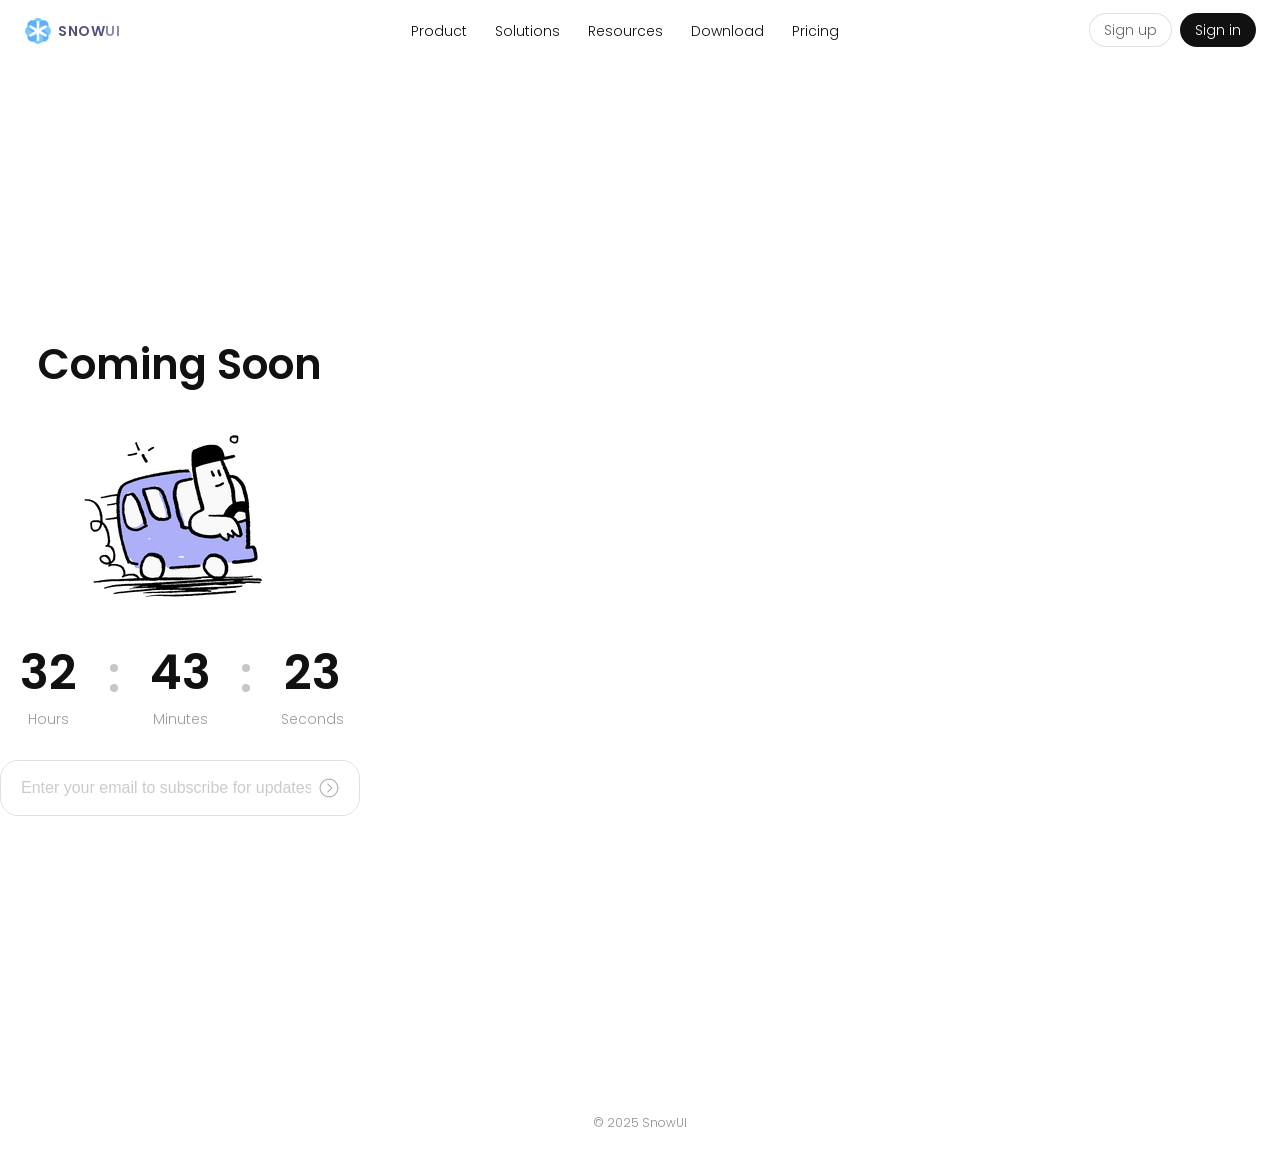
<file: pages/error/coming-soon.html>
<!DOCTYPE html>
<html lang="en">
	<head>
		<meta charset="UTF-8" />
		<meta name="viewport" content="width=device-width, initial-scale=1.0" />

		<link rel="icon" href="../../assets/icons/favicon.ico" sizes="any" />

		<link rel="stylesheet" href="../../assets/css/base.css" />
		<link rel="stylesheet" href="../../assets/css/layout.css" />
		<link rel="stylesheet" href="../../assets/css/components.css" />

		<link rel="stylesheet" href="page.error.css" />

		<title>Coming soon - Stay tuned</title>
	</head>

	<body>
		<div class="wrapper">
			<header>
				<nav class="header__container container" aria-label="Primary">
					<div class="logo">
						<a href="maintenance.html" class="logo__link">
							<img
								src="../../assets/img/logo.svg"
								alt="SnowUI logo"
								class="logo__img"
							/>
							<p class="logo-text">
								<span class="logo-snow">SNOW</span>
								<span class="logo-ui">UI</span>
							</p>
						</a>
					</div>

					<ul class="nav-links">
						<li><a class="nav-links__link" href="#">Product</a></li>
						<li><a class="nav-links__link" href="#">Solutions</a></li>
						<li><a class="nav-links__link" href="#">Resources</a></li>
						<li><a class="nav-links__link" href="#">Download</a></li>
						<li><a class="nav-links__link" href="#">Pricing</a></li>
					</ul>

					<div class="header-actions">
						<a class="btn btn--ghost" href="../authentication/sign-up.html"
							>Sign up</a
						>
						<a class="btn btn--primary" href="../authentication/sign-in.html"
							>Sign in</a
						>
					</div>
				</nav>
			</header>

			<main>
				<section class="error">
					<div class="error__card error-coming-soon">
						<h1 id="error-title" class="error__title">Coming Soon</h1>
						<img
							src="../../assets/img/coming-soon.svg"
							alt="Page not found illustration"
							class="error__image"
						/>

						<div class="countdown" role="group" aria-label="Countdown">
							<div class="countdown__item">
								<div class="countdown__value">32</div>
								<div class="countdown__label">Hours</div>
							</div>

							<span class="countdown__sep" aria-hidden="true"></span>

							<div class="countdown__item">
								<div class="countdown__value">43</div>
								<div class="countdown__label">Minutes</div>
							</div>

							<span class="countdown__sep" aria-hidden="true"></span>

							<div class="countdown__item">
								<div class="countdown__value">23</div>
								<div class="countdown__label">Seconds</div>
							</div>
						</div>

						<form class="subscribe">
							<input
								id="email"
								name="email"
								class="subscribe__input"
								type="email"
								placeholder="Enter your email to subscribe for updates."
								autocomplete="email"
								required
							/>

							<button
								class="subscribe__btn"
								type="submit"
								aria-label="Subscribe"
							>
								<img
									class="subscribe__icon"
									src="../../assets/img/input-button-right.svg"
									alt=""
								/>
							</button>
						</form>
					</div>
				</section>
			</main>

			<footer class="footer">
				<div class="footer__container container">
					<p class="footer__copy">&copy; 2025 SnowUI</p>
				</div>
			</footer>
		</div>
	</body>
</html>
</file>
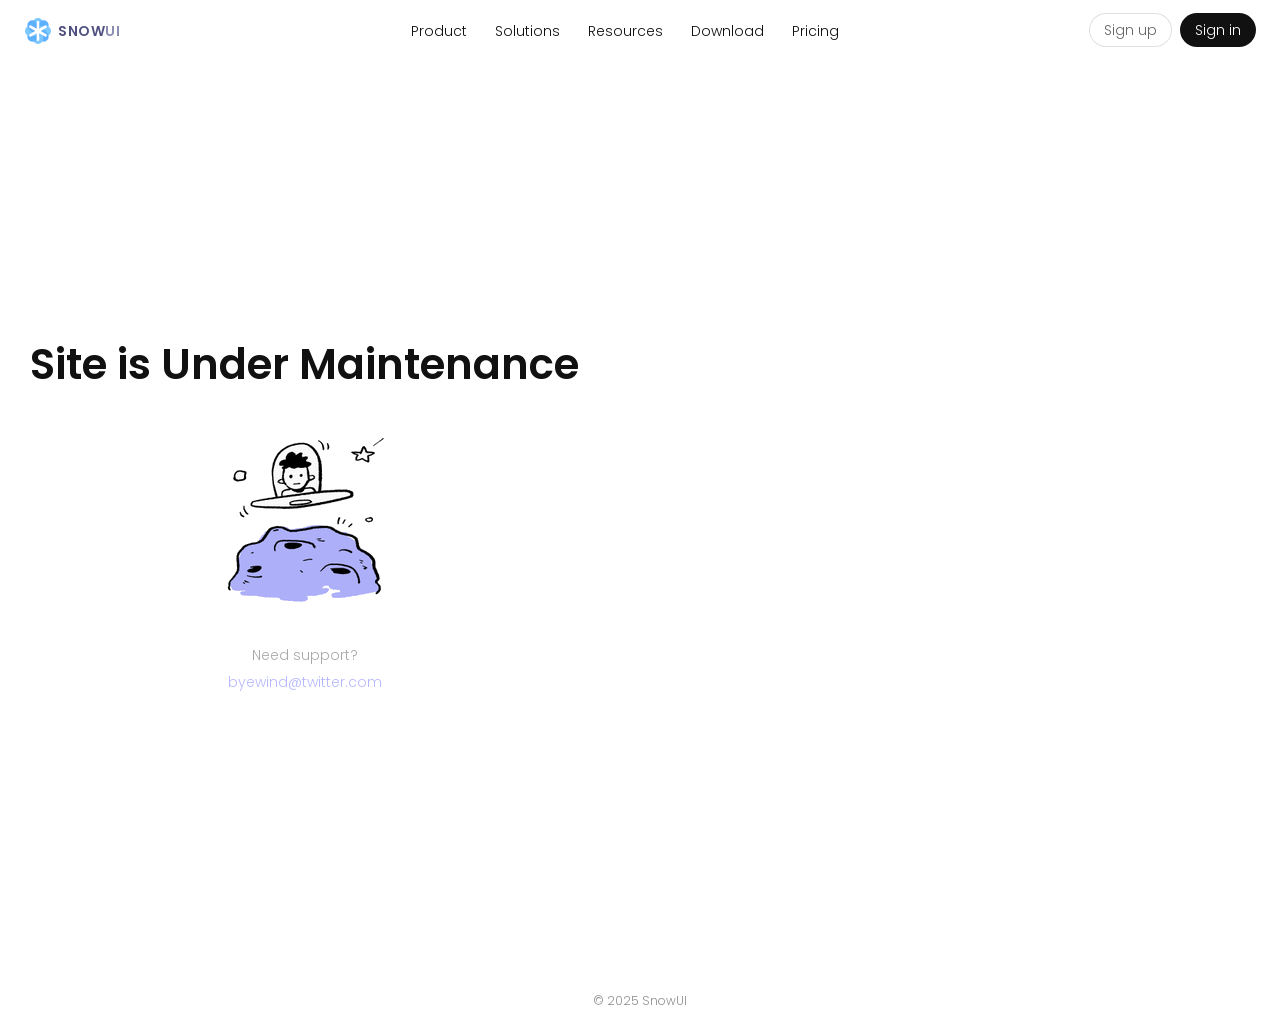
<file: pages/error/maintenance.html>
<!DOCTYPE html>
<html lang="en">
	<head>
		<meta charset="UTF-8" />
		<meta name="viewport" content="width=device-width, initial-scale=1.0" />

		<link rel="icon" href="../../assets/icons/favicon.ico" sizes="any" />

		<link rel="stylesheet" href="../../assets/css/base.css" />
		<link rel="stylesheet" href="../../assets/css/layout.css" />
		<link rel="stylesheet" href="../../assets/css/components.css" />

		<link rel="stylesheet" href="page.error.css" />

		<title>Maintenance - Temporarily unavailable</title>
	</head>

	<body>
		<div class="wrapper">
			<header>
				<nav class="header__container container" aria-label="Primary">
					<div class="logo">
						<a href="404.html" class="logo__link">
							<img
								src="../../assets/img/logo.svg"
								alt="SnowUI logo"
								class="logo__img"
							/>
							<p class="logo-text">
								<span class="logo-snow">SNOW</span>
								<span class="logo-ui">UI</span>
							</p>
						</a>
					</div>

					<ul class="nav-links">
						<li><a class="nav-links__link" href="#">Product</a></li>
						<li><a class="nav-links__link" href="#">Solutions</a></li>
						<li><a class="nav-links__link" href="#">Resources</a></li>
						<li><a class="nav-links__link" href="#">Download</a></li>
						<li><a class="nav-links__link" href="#">Pricing</a></li>
					</ul>

					<div class="header-actions">
						<a class="btn btn--ghost" href="../authentication/sign-up.html"
							>Sign up</a
						>
						<a class="btn btn--primary" href="../authentication/sign-in.html"
							>Sign in</a
						>
					</div>
				</nav>
			</header>

			<main>
				<section class="error">
					<div class="error__card error-maintenance">
						<h1 id="error-title" class="error__title">
							Site is Under Maintenance
						</h1>
						<img
							src="../../assets/img/mainenance.svg"
							alt="Page not found illustration"
							class="error__image"
						/>

						<div class="support">
							<p class="support__title">Need support?</p>
							<a class="support__email" href="#"> byewind@twitter.com </a>
						</div>
					</div>
				</section>
			</main>

			<footer class="footer">
				<div class="footer__container container">
					<p class="footer__copy">&copy; 2025 SnowUI</p>
				</div>
			</footer>
		</div>
	</body>
</html>
</file>
<file: assets/css/base.css>
/* =========================
   Fonts
========================= */

@font-face {
	font-family: 'Poppins';
	src: url('../fonts/poppins-latin-300-normal.woff2') format('woff2');
	font-weight: 300;
	font-style: normal;
	font-display: swap;
}

@font-face {
	font-family: 'Poppins';
	src: url('../fonts/poppins-latin-600-normal.woff2') format('woff2');
	font-weight: 600;
	font-style: normal;
	font-display: swap;
}

/* =========================
   Base
========================= */
*,
*::before,
*::after {
	box-sizing: border-box;
}

html,
body {
	margin: 0;
	height: 100%;
}

body {
	margin: 0;
	font-family: 'Poppins', system-ui, -apple-system, 'Segoe UI', Arial,
		sans-serif;
	font-weight: 300;
	color: #111;
	background: #fff;
}

main {
	flex: 1;
}

img {
	max-width: 100%;
	height: auto;
	display: block;
}

a {
	color: inherit;
}
</file>
<file: assets/css/layout.css>
.wrapper {
	min-height: 100vh;
	display: flex;
	flex-direction: column;
}

.container {
	max-width: 1440px;
	margin-inline: auto;
	padding-inline: 24px;
}
</file>
<file: assets/css/components.css>
.header__container {
	background: #fff;
	height: 60px;
	display: flex;
	align-items: center;
	justify-content: space-between;
	gap: 24px;
}

.footer {
	padding: 18px 0;
	text-align: center;
}

.footer__copy {
	margin: 0;
	font-size: 12px;
	color: rgba(0, 0, 0, 0.45);
}

.logo {
	transform: translateY(4px);
}

.logo__link {
	display: inline-flex;
	align-items: center;
	gap: 6px;
	text-decoration: none;
	color: inherit;
}

.logo__img {
	width: 28px;
	height: 28px;
}

.logo-text {
	margin: 0;
	display: inline-flex;
	align-items: baseline;
	font-size: 14px;
	line-height: 12px;
	letter-spacing: 0.5px;
	font-weight: 600;
}

.logo-snow {
	color: #4f507f;
}

.logo-ui {
	color: #8b8cb2;
}

/* ========================= 
    Nav 
========================= */
.nav-links {
	display: flex;
	align-items: center;
	justify-content: center;
	gap: 28px;

	list-style: none;
	margin: 0;
}

.nav-links__link {
	display: inline-flex;
	align-items: center;

	text-decoration: none;
	font-size: 14px;
	line-height: 1;
	white-space: nowrap;
	cursor: pointer;
}

.nav-links__link:hover {
	color: rgba(0, 0, 0, 0.78);
}

.nav-links__link:focus-visible {
	outline: 2px solid #4f46e5;
	outline-offset: 2px;
	border-radius: 6px;
}

/* ========================= 
    Actions 
=========================*/
.header-actions {
	flex: 0 0 auto;
	display: inline-flex;
	gap: 8px;
}

.btn {
	height: 34px;
	padding: 0 14px;
	border-radius: 999px;
	display: inline-flex;
	align-items: center;
	justify-content: center;

	text-decoration: none;
	font-size: 14px;
	line-height: 1;

	border: 1px solid transparent;
	cursor: pointer;
	user-select: none;

	transition: background-color 150ms ease, border-color 150ms ease,
		color 150ms ease, box-shadow 150ms ease, transform 120ms ease;
}

.btn--ghost {
	color: rgba(0, 0, 0, 0.6);
	background: #ffffff;
	border-color: rgba(0, 0, 0, 0.12);
}

.btn--ghost:hover {
	background: rgba(0, 0, 0, 0.06);
	border-color: rgba(0, 0, 0, 0.12);
	color: rgba(0, 0, 0, 0.78);
}

.btn--ghost:active {
	background: rgba(0, 0, 0, 0.09);
	transform: translateY(1px);
}

.btn--primary {
	color: #fff;
	background: #111;
}

.btn--primary:hover {
	background: #000;
	box-shadow: 0 4px 12px rgba(0, 0, 0, 0.18);
}

.btn--primary:active {
	background: #0a0a0a;
	transform: translateY(1px);
	box-shadow: 0 2px 8px rgba(0, 0, 0, 0.18);
}

.btn:focus-visible {
	outline: 2px solid #4f46e5;
	outline-offset: 2px;
}

.icon {
	width: 20px;
	height: 20px;
	object-fit: contain;
}

.subscribe__input {
	flex: 1;
	min-width: 0;
	border: 0;
	outline: 0;
	background: transparent;

	padding: 0;
	font-size: 16px;
}

.subscribe__input::placeholder {
	color: #cbcbcb;
}

.subscribe__btn {
	flex: 0 0 auto;
	width: 20px;
	height: 20px;

	border: none;
	background: transparent;
	padding: 0;

	display: grid;
	place-items: center;
	cursor: pointer;
}

.subscribe__btn:active {
	transform: translateX(1px);
}
</file>
<file: pages/authentication/sign.authentication.css>
.system {
	padding: 120px 0 120px;
	place-items: center;
}

.auth__card {
	background: #fff;
	box-shadow: 0 14px 40px rgba(0, 0, 0, 0.06);
	border-radius: 42px;

	width: 680px;
	height: 656px;
	padding: 102px 148px;

	display: flex;
	justify-content: center;
	flex-direction: column;
	align-items: center;
}
.auth__card-v {
	justify-content: space-between !important;
}

.auth__card-a {
	height: 784px !important;
	justify-content: space-between !important;
	padding: 44px 148px;
}

.auth__title {
	margin: 0;
	font-size: 24px;
	line-height: 1.1;
	font-weight: 600;
	color: #111;
}

.auth__subtitle {
	margin: 10px 0 28px;
	font-size: 14px;
	color: #9aa0a6;
}

.auth__social {
	display: grid;
	grid-template-columns: 1fr 1fr;
	gap: 16px;
	width: min(620px, 100%);
	margin-bottom: 28px;
}

.auth__socialBtn {
	height: 40px;
	border-radius: 999px;
	border: 1px solid rgba(0, 0, 0, 0.12);
	background: #fff;
	cursor: pointer;
	display: inline-flex;
	align-items: center;
	justify-content: center;
	gap: 8px;
	font-size: 14px;
	color: #222;
	transition: box-shadow 0.15s ease, transform 0.05s ease;
}

.auth__socialBtn:hover {
	box-shadow: 0 10px 22px rgba(0, 0, 0, 0.06);
}

.auth__socialBtn:active {
	transform: translateY(1px);
}

.auth__divider {
	width: min(620px, 100%);
	display: grid;
	grid-template-columns: 1fr auto 1fr;
	align-items: center;
	gap: 18px;
	margin: 0 0 28px;
}

.auth__dividerLine {
	height: 1px;
	background: rgba(0, 0, 0, 0.1);
}

.skeleton-row {
	display: flex;
	gap: 8px;
	align-items: center;
}

.skeleton-pill {
	height: 4px;
	width: 90px;
	border-radius: 999px;
	background: #cecece;
}

.auth__dividerText {
	color: #9aa0a6;
	font-size: 14px;
}

.auth__form {
	width: min(620px, 100%);
	display: flex;
	flex-direction: column;
	gap: 16px;
	text-align: center;
}

.auth__input {
	height: 40px;
	padding: 0 22px;
	border-radius: 999px;
	border: 1px solid rgba(0, 0, 0, 0.14);
	outline: none;
	font-size: 16px;
	color: #111;
	display: flex;
	justify-content: space-between;
	align-items: center;
}

.auth__input::placeholder {
	color: rgba(0, 0, 0, 0.28);
}

.auth__input:focus {
	border-color: rgba(183, 185, 255, 0.9);
	box-shadow: 0 0 0 2px rgba(183, 185, 255, 0.25);
}

.checkbox {
	width: 18px;
	height: 18px;
	transform: translateY(3px);
}

.auth__link {
	align-self: flex-end;
	color: #b7b9ff;
	text-decoration: none;
	font-size: 16px;
}

.auth__link-forgot {
	text-decoration: none;
	color: #b7b9ff;
	align-self: center;
	margin-top: 12px;
	font-size: 14px;
}

.auth__link:hover,
.auth__link:focus-visible {
	text-decoration: underline;
}

.auth__submit {
	margin-top: 10px;
	height: 40px;
	border: 0;
	border-radius: 999px;
	background: #000;
	color: #fff;
	font-size: 16px;
	cursor: pointer;
	box-shadow: 0 12px 28px rgba(0, 0, 0, 0.18);
	transition: transform 0.05s ease, box-shadow 0.15s ease;
}
.auth__submit-a {
	width: 184px !important;
}

.auth__submit:hover {
	box-shadow: 0 14px 34px rgba(0, 0, 0, 0.22);
}

.auth__submit:active {
	transform: translateY(1px);
}

.auth__p {
	font-size: 12px;
	color: #9aa0a6;
	margin: 0;
}
.auth__p-v {
	font-size: 14px;
	color: #9aa0a6;
}

.auth__foot {
	margin: 26px 0 0;
	font-size: 16px;
	color: #9aa0a6;
}
.auth__check {
	color: #9aa0a6;
	margin: 0;
	text-align: start;
}
.icon-mobile {
	width: 80px;
	height: 80px;
}

/* //? */
.otp__inputs {
	display: flex;
	justify-content: center;
	gap: 8px;
	margin: 0 auto 2px;
}

.otp__input {
	width: 56px;
	height: 52px;
	border-radius: 18px;
	border: 1.5px solid rgba(0, 0, 0, 0.12);
	outline: none;
	text-align: center;
	font-size: 24px;
	font-weight: 600;
	background: #fff;
}
.otp__input-a {
	width: 90px;
	height: 40px;
	border-radius: 18px;
	border: 1.5px solid rgba(0, 0, 0, 0.12);
	outline: none;
	text-align: center;
	font-size: 16px;
	background: #fff;
}

.otp__input:focus {
	border-color: rgba(0, 0, 0, 0.35);
	box-shadow: 0 0 0 1px rgba(0, 0, 0, 0.06);
}

.card__phone {
	margin: 0 0 18px;
	font-size: 18px;
	font-weight: 600;
	letter-spacing: 0.02em;
}

.card__hint {
	margin: 0 0 26px;
	font-size: 14px;
	font-weight: 600;
}

.setup__title {
	margin: 14px 0 28px;
	font-size: 15px;
	color: #9aa0a6;
}

/*/ //////////////// 
Choose Account Type
/////////////////*/

.acc--active {
	background: #f9f9fa;
	border: 1.5px solid #111;
}

.acc--muted {
	background: #f9f9fa;
	border: 1.5px solid transparent;
}

.acc__icon {
	width: 26px;
	height: 26px;
	display: grid;
	place-items: center;
	flex: 0 0 auto;
}

.acc__text {
	text-align: start;
}

.acc__title {
	display: block;
	font-size: 16px;
	font-weight: 600;
	line-height: 1.1;
	color: #111;
	margin-bottom: 4px;
	text-align: start;
}

.acc__sub {
	display: block;
	font-size: 14px;
	line-height: 1.25;
	color: #9aa0a6;
}

.acc__dot {
	position: absolute;
	top: 18px;
	right: 18px;
	width: 21px;
	height: 21px;
	border-radius: 999px;
	border: 3px solid #111;
	background: #000000;
}
.acc--active .acc__dot::after {
	content: '';
	position: absolute;
	inset: 3px;
	border-radius: 999px;
	background: #ffffff;
}

.icon__account {
	width: 26px;
	height: 26px;
}

.acc__control {
	position: absolute;
	opacity: 0;
	pointer-events: none;
}

.acc {
	position: relative;
	display: flex;
	align-items: center;
	gap: 12px;
	padding: 24px;
	border-radius: 16px;

	background: #f9f9fa;
	border: 1.5px solid transparent;
	cursor: pointer;
}
.acc-input {
	padding: 16px !important;
}

.acc__control:checked + .acc {
	border-color: #111;
}

.acc .acc__dot {
	position: absolute;
	top: 18px;
	right: 18px;
	width: 21px;
	height: 21px;
	border-radius: 999px;
	border: 3px solid #111;
	background: transparent;
}

.acc__control:checked + .acc .acc__dot {
	background: #000;
}

.acc__control:checked + .acc .acc__dot::after {
	content: '';
	position: absolute;
	inset: 3px;
	border-radius: 999px;
	background: #fff;
}

/* клавиатурный фокус */
.acc__control:focus-visible + .acc {
	outline: 3px solid rgba(0, 0, 0, 0.2);
	outline-offset: 4px;
}

.setup__title-a {
	font-size: 15px;
	color: #9aa0a6;
	text-align: start;
}

/* // */
.button-account {
	flex: 0 0 auto;
	display: inline-flex;
	gap: 8px;
}

.button--ghost {
	color: rgba(0, 0, 0, 0.6);
	background: #ffffff;
	border-color: rgba(0, 0, 0, 0.12);
}

.button--primary {
	color: #fff;
	background: #111;
}

.button {
	height: 40px;
	width: 184px;
	padding: 0 14px;
	border-radius: 999px;
	display: inline-flex;
	align-items: center;
	justify-content: center;
	text-decoration: none;
	font-size: 14px;
	line-height: 1;
	cursor: pointer;
	user-select: none;
	transition: background-color 150ms ease, border-color 150ms ease,
		color 150ms ease, box-shadow 150ms ease, transform 120ms ease;
}

.button--ghost:hover {
	background: rgba(0, 0, 0, 0.06);
	border-color: rgba(0, 0, 0, 0.12);
	color: rgba(0, 0, 0, 0.78);
}

.button--ghost:active {
	background: rgba(0, 0, 0, 0.09);
	transform: translateY(1px);
}

.button--primary:hover {
	background: #000;
	box-shadow: 0 4px 12px rgba(0, 0, 0, 0.18);
}

.button--primary:active {
	background: #0a0a0a;
	transform: translateY(1px);
	box-shadow: 0 2px 8px rgba(0, 0, 0, 0.18);
}

.button:focus-visible {
	outline: 2px solid #4f46e5;
	outline-offset: 2px;
}

.subscribe__btn-right:active {
	transform: translateX(1px);
}
.subscribe__btn-left:active {
	transform: translateX(-1px);
}

.acc_title-a {
	margin-bottom: 12px;
}

.auth__form-billing {
	gap: 24px;
}

.acc_input-billing {
	border-radius: 14px;
	height: 80px;
}

.auth__input-billing {
	border-radius: 14px;
}

/* switch */
/* Rounded sliders */
.slider.round {
	border-radius: 34px;
}

.slider.round:before {
	border-radius: 50%;
}

.switch {
	position: relative;
	display: inline-block;
	width: 28px;
	height: 16px;
}

.switch input {
	opacity: 0;
	width: 0;
	height: 0;
}

.slider {
	position: absolute;
	cursor: pointer;
	top: 0;
	left: 0;
	right: 0;
	bottom: 0;
	background-color: #ccc;
	-webkit-transition: 0.4s;
	transition: 0.4s;
}

.slider:before {
	position: absolute;
	content: '';
	height: 14px;
	width: 14px;
	left: 1px;
	bottom: 1px;
	background-color: white;
	-webkit-transition: 0.4s;
	transition: 0.4s;
}

input:checked + .slider {
	background-color: #000;
}

input:focus + .slider {
	box-shadow: 0 0 1px #000;
}

input:checked + .slider:before {
	-webkit-transform: translateX(12px);
	-ms-transform: translateX(12px);
	transform: translateX(12px);
}
</file>
<file: pages/error/page.error.css>
.error {
	padding: 280px 0 280px;
	place-items: center;
}

.error__card {
	width: 368px;
	height: 342px;

	display: flex;
	justify-content: space-between;
	flex-direction: column;
	align-items: center;
}

.error__title {
	margin: 0;
	font-size: 42px;
	font-weight: 600;
	line-height: 1.2;
}

.error__image {
	width: 200px;
	height: 200px;
	object-fit: contain;
}

/* ===== Countdown - coming-soon ===== */
.countdown {
	display: flex;
	align-items: flex-start;
	gap: 28px;
}

.countdown__item {
	width: 62px;
	text-align: center;
	place-items: center;
}

.countdown__value {
	font-weight: 600;
	line-height: 1;
	font-size: 48px;
	margin: 0;
	color: #111;
}

.countdown__label {
	margin-top: 12px;
	font-size: 14px;
	color: #9c9c9c;
}

/* two-dot separator */
.countdown__sep {
	position: relative;
	width: 14px;
	height: 58px;
	margin-top: 4px;
}

.countdown__sep::before,
.countdown__sep::after {
	content: '';
	position: absolute;
	left: 50%;
	transform: translateX(-50%);
	width: 8px;
	height: 8px;
	background: rgba(0, 0, 0, 0.22);
	border-radius: 50%;
}

.countdown__sep::before {
	top: 18%;
}
.countdown__sep::after {
	top: 52%;
}

/* ===== Subscribe ===== */
.subscribe {
	width: 360px;
	height: 56px;

	display: flex;
	align-items: center;

	border: 1px solid rgba(0, 0, 0, 0.12);
	border-radius: 18px;

	padding: 0 20px;
	gap: 8px;
	cursor: pointer;
}

.subscribe__input {
	flex: 1;
	min-width: 0;
	border: 0;
	outline: 0;
	background: transparent;

	padding: 0;
	font-size: 16px;
}

.subscribe__input::placeholder {
	color: #cbcbcb;
}

.subscribe__btn:active {
	transform: translateX(1px);
}

.subscribe__icon {
	width: 20px;
	height: 20px;
	object-fit: contain;
}

/* Focus styles */
.subscribe:focus-within {
	border-color: #bdbdbd;
	box-shadow: 0 0 0 2px rgba(0, 0, 0, 0.06);
}

.subscribe__btn:focus-visible {
	outline: 2px solid rgba(0, 0, 0, 0.35);
	outline-offset: 4px;
	border-radius: 12px;
}

.support {
	text-align: center;
}

.support__title {
	margin: 0;
	font-size: 14px;
	line-height: 1.1;
	color: #a9a9a9;
}

.support__email {
	display: inline-block;
	margin-top: 12px;
	font-size: 14px;
	line-height: 1.1;
	color: #b7b9ff;
	text-decoration: none;
}

.support__email:hover,
.support__email:focus-visible {
	text-decoration: underline;
}

.error__card.error-coming-soon {
	width: 360px;
	height: 476px;
}

.error__card.error-maintenance {
	width: 609px;
	height: 354px;
}
</file>
